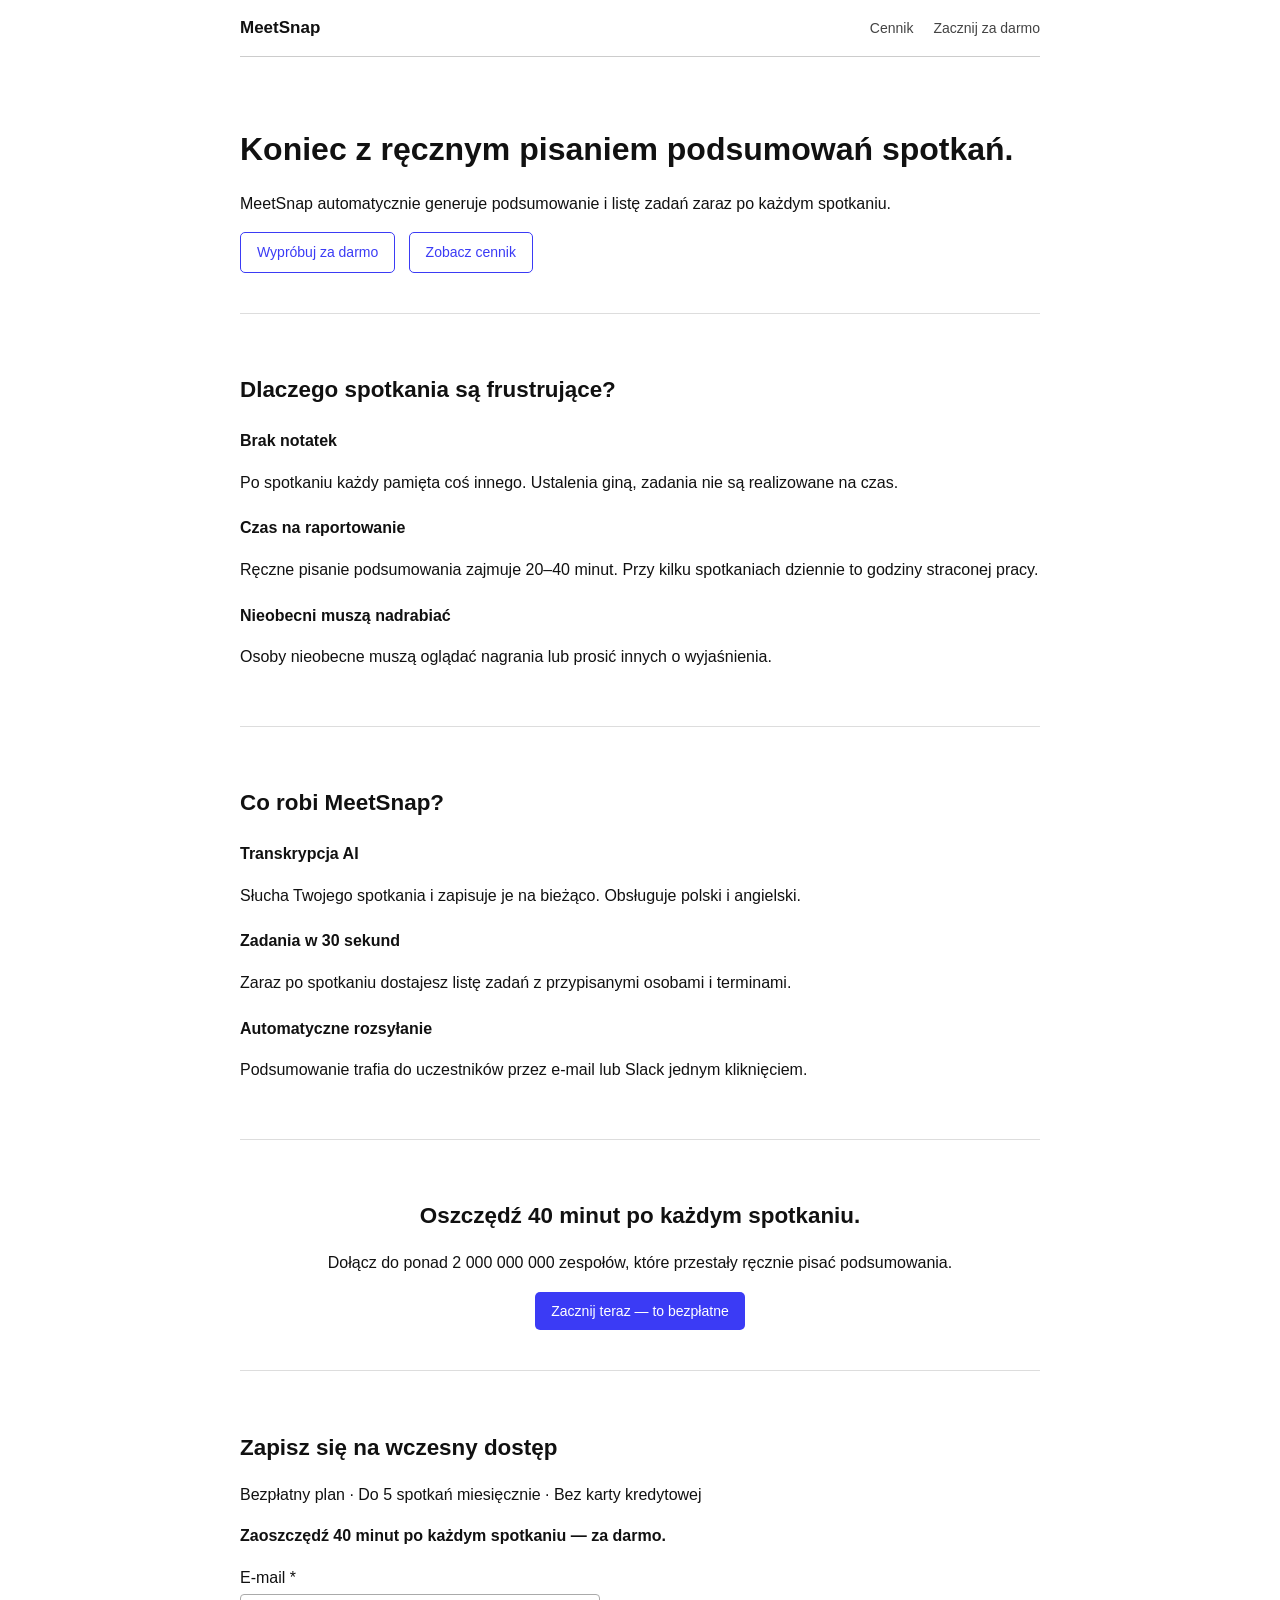
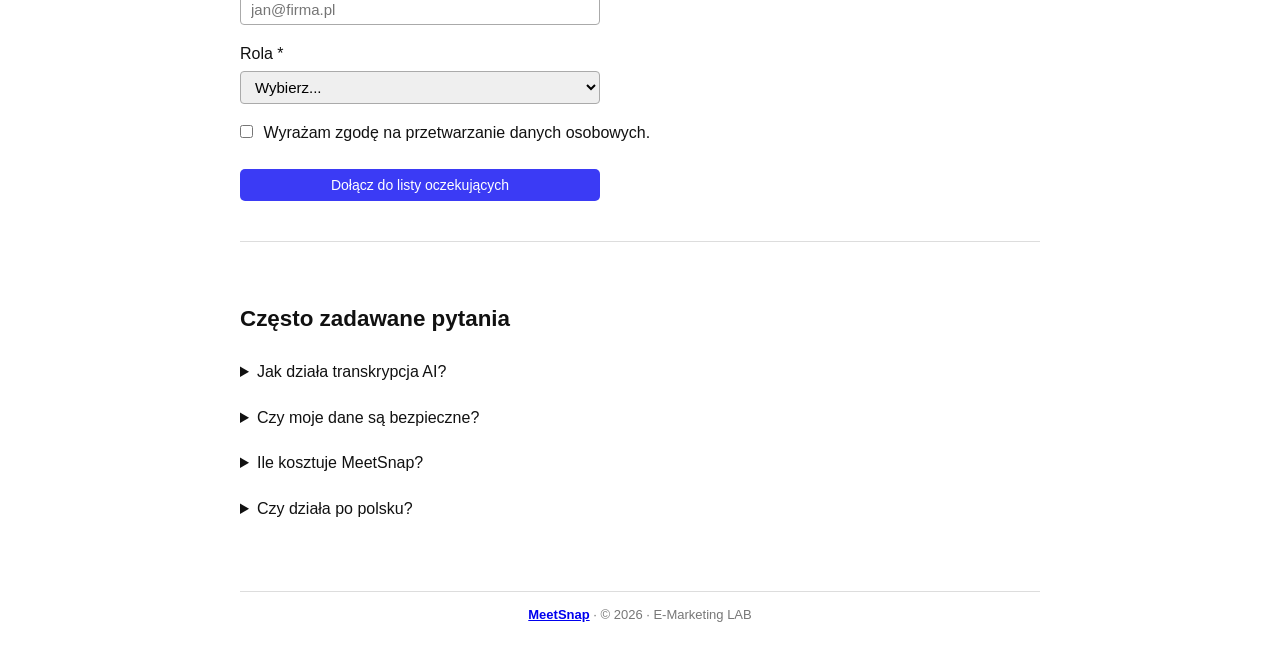
<file: index.html>
<!DOCTYPE html>
<html lang="pl">
<head>
  <meta charset="UTF-8" />
  <meta name="viewport" content="width=device-width, initial-scale=1.0" />
  <title>MeetSnap</title>
  <link rel="stylesheet" href="style.css" />
  <!-- Google Tag Manager -->
  <script>(function(w,d,s,l,i){w[l]=w[l]||[];w[l].push({'gtm.start':
  new Date().getTime(),event:'gtm.js'});var f=d.getElementsByTagName(s)[0],
  j=d.createElement(s),dl=l!='dataLayer'?'&l='+l:'';j.async=true;j.src=
  'https://www.googletagmanager.com/gtm.js?id='+i+dl;f.parentNode.insertBefore(j,f);
  })(window,document,'script','dataLayer','GTM-NNZNWDZD');</script>
  <!-- End Google Tag Manager -->
</head>

<!-- Google tag (gtag.js) -->
<script async src="https://www.googletagmanager.com/gtag/js?id=G-V5626B443S"></script>
<script>
  window.dataLayer = window.dataLayer || [];
  function gtag(){dataLayer.push(arguments);}
  gtag('js', new Date());
  gtag('config', 'G-V5626B443S');
</script>

<body>
  <!-- Google Tag Manager (noscript) -->
  <noscript><iframe src="https://www.googletagmanager.com/ns.html?id=GTM-NNZNWDZD"
  height="0" width="0" style="display:none;visibility:hidden"></iframe></noscript>
  <!-- End Google Tag Manager (noscript) -->

  <header>
    <a href="index.html"><strong>MeetSnap</strong></a>
    <nav>
      <a href="pricing.html" id="nav-pricing">Cennik</a>
      <a href="#signup">Zacznij za darmo</a>
    </nav>
  </header>

  <main>
    <section id="hero">
      <h1>Koniec z ręcznym pisaniem podsumowań spotkań.</h1>
      <p>MeetSnap automatycznie generuje podsumowanie i listę zadań zaraz po każdym spotkaniu.</p>
      <a href="#signup" class="button btn-outline" id="cta-main">Wypróbuj za darmo</a>
      &nbsp;
      <a href="pricing.html" class="button btn-outline">Zobacz cennik</a>
    </section>

    <hr>

    <section id="problem">
      <h2>Dlaczego spotkania są frustrujące?</h2>
      <h3>Brak notatek</h3>
      <p>Po spotkaniu każdy pamięta coś innego. Ustalenia giną, zadania nie są realizowane na czas.</p>
      <h3>Czas na raportowanie</h3>
      <p>Ręczne pisanie podsumowania zajmuje 20–40 minut. Przy kilku spotkaniach dziennie to godziny straconej pracy.</p>
      <h3>Nieobecni muszą nadrabiać</h3>
      <p>Osoby nieobecne muszą oglądać nagrania lub prosić innych o wyjaśnienia.</p>
    </section>

    <hr>

    <section id="features">
      <h2>Co robi MeetSnap?</h2>
      <h3>Transkrypcja AI</h3>
      <p>Słucha Twojego spotkania i zapisuje je na bieżąco. Obsługuje polski i angielski.</p>
      <h3>Zadania w 30 sekund</h3>
      <p>Zaraz po spotkaniu dostajesz listę zadań z przypisanymi osobami i terminami.</p>
      <h3>Automatyczne rozsyłanie</h3>
      <p>Podsumowanie trafia do uczestników przez e-mail lub Slack jednym kliknięciem.</p>
    </section>

    <hr>

    <section id="cta-section" class="cta-section">
      <h2>Oszczędź 40 minut po każdym spotkaniu.</h2>
      <p>Dołącz do ponad 2 000 000 000 zespołów, które przestały ręcznie pisać podsumowania.</p>
      <a href="#signup" class="button" id="cta-secondary">Zacznij teraz — to bezpłatne</a>
    </section>

    <hr>

    <section id="signup">
      <h2>Zapisz się na wczesny dostęp</h2>
      <p>Bezpłatny plan · Do 5 spotkań miesięcznie · Bez karty kredytowej</p>

      <!-- Wariant B: przypomnienie wartości — domyślnie ukryte, pokazywane przez script.js -->
      <p id="ab-reminder" style="display:none; font-weight:bold; margin-bottom:1rem;">
        Zaoszczędź 40 minut po każdym spotkaniu — za darmo.
      </p>

      <form id="signup-form">
        <p>
          <label for="email">E-mail *</label><br>
          <input type="email" id="email" name="email" placeholder="jan@firma.pl" required />
        </p>
        <p>
          <label for="role">Rola *</label><br>
          <select id="role" name="role" required>
            <option value="" disabled selected>Wybierz...</option>
            <option value="Developer">Deweloper</option>
            <option value="Project Manager">Project Manager</option>
            <option value="HR Specialist">Pracownik HR</option>
            <option value="Executive">Szef</option>
          </select>
        </p>

        <!-- Wariant A: widoczne; Wariant B: ukrywane przez script.js -->
        <p id="goal-field">
          <label for="goal">Cel (opcjonalnie)</label><br>
          <input type="text" id="goal" name="goal" placeholder="np. automatyzacja podsumowań..." />
        </p>

        <p>
          <input type="checkbox" id="consent" name="consent" required />
          <label for="consent">Wyrażam zgodę na przetwarzanie danych osobowych.</label>
        </p>
        <button type="submit">Dołącz do listy oczekujących</button>
      </form>

      <div id="form-success" style="display:none">
        <p>✓ Zapisano! Damy Ci znać, gdy będziemy gotowi.</p>
      </div>
    </section>

    <hr>

    <section id="faq">
      <h2>Często zadawane pytania</h2>
      <details>
        <summary>Jak działa transkrypcja AI?</summary>
        <p>Dobrze.</p>
      </details>
      <details>
        <summary>Czy moje dane są bezpieczne?</summary>
        <p>Tak.</p>
      </details>
      <details>
        <summary>Ile kosztuje MeetSnap?</summary>
        <p>Wystarczająco. <a href="pricing.html">Zobacz cennik →</a></p>
      </details>
      <details>
        <summary>Czy działa po polsku?</summary>
        <p>Działa.</p>
      </details>
    </section>
  </main>

  <footer>
    <hr>
    <p><a href="index.html"><strong>MeetSnap</strong></a> · © 2026 · E-Marketing LAB</p>
  </footer>

  <script src="script.js"></script>
</body>
</html>
</file>
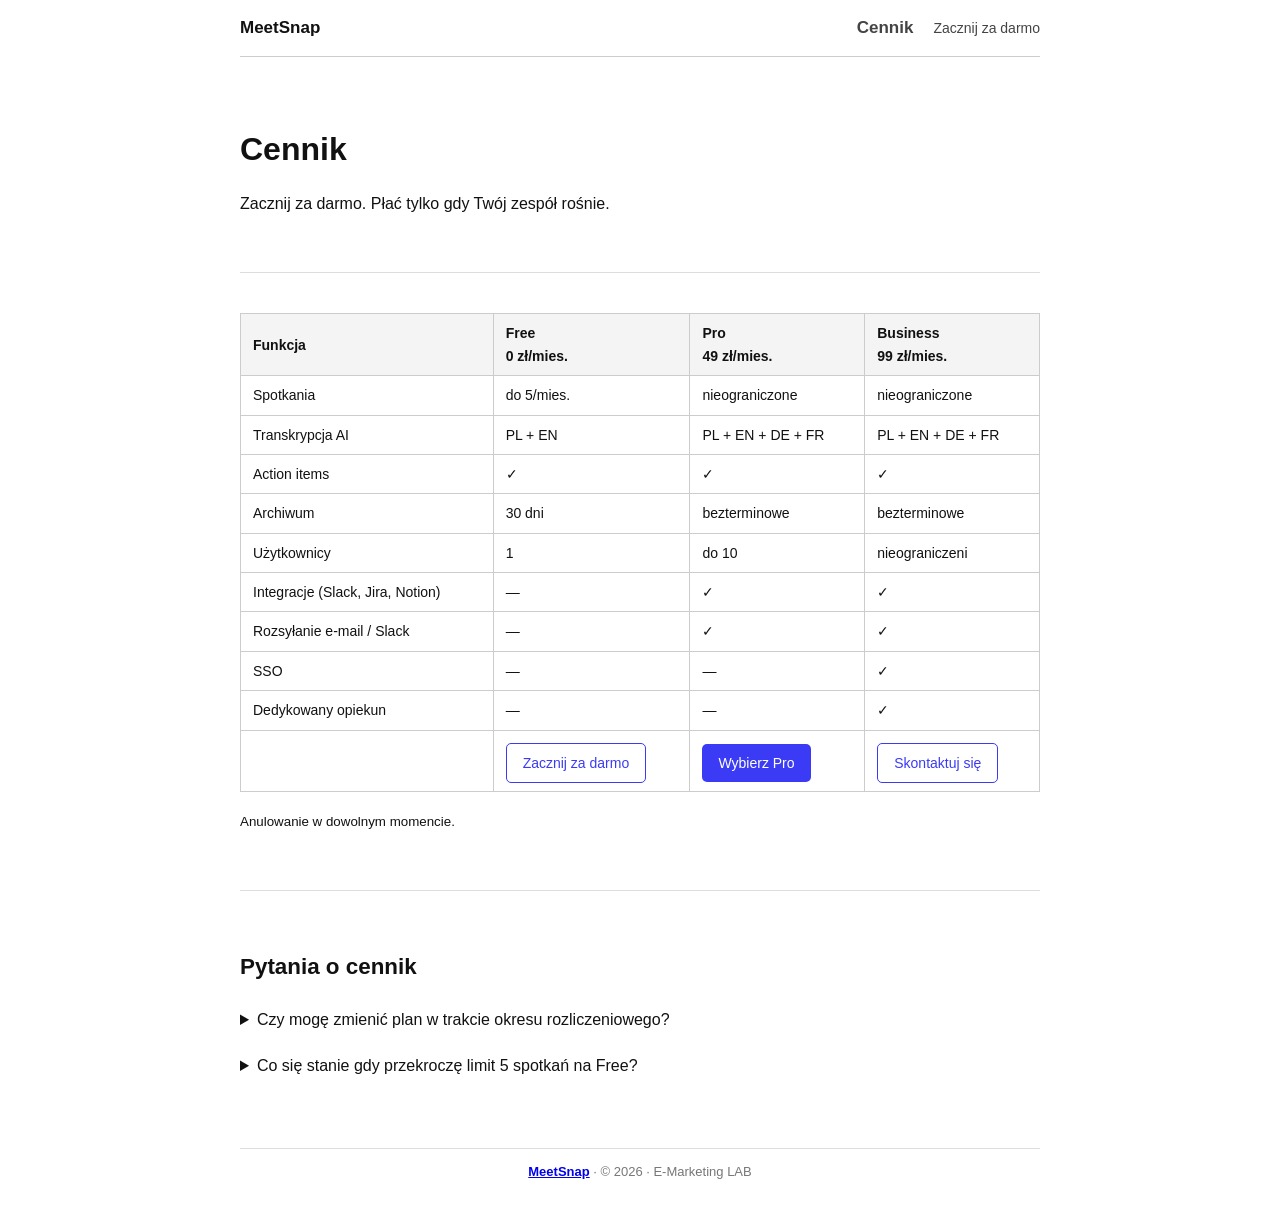
<file: pricing.html>
<!DOCTYPE html>
<html lang="pl">
<head>
  <meta charset="UTF-8" />
  <meta name="viewport" content="width=device-width, initial-scale=1.0" />
  <title>Cennik — MeetSnap</title>
  <link rel="stylesheet" href="style.css" />
  
  <!-- Google Tag Manager -->
  <script>(function(w,d,s,l,i){w[l]=w[l]||[];w[l].push({'gtm.start':
  new Date().getTime(),event:'gtm.js'});var f=d.getElementsByTagName(s)[0],
  j=d.createElement(s),dl=l!='dataLayer'?'&l='+l:'';j.async=true;j.src=
  'https://www.googletagmanager.com/gtm.js?id='+i+dl;f.parentNode.insertBefore(j,f);
  })(window,document,'script','dataLayer','GTM-NNZNWDZD');</script>
  <!-- End Google Tag Manager -->
</head>

<!-- Google tag (gtag.js) -->
<script async src="https://www.googletagmanager.com/gtag/js?id=G-V5626B443S"></script>
<script>
  window.dataLayer = window.dataLayer || [];
  function gtag(){dataLayer.push(arguments);}
  gtag('js', new Date());

  gtag('config', 'G-V5626B443S');
</script>

<body>
  <!-- Google Tag Manager (noscript) -->
  <noscript><iframe src="https://www.googletagmanager.com/ns.html?id=GTM-NNZNWDZD"
  height="0" width="0" style="display:none;visibility:hidden"></iframe></noscript>
  <!-- End Google Tag Manager (noscript) -->

  <header>
    <a href="index.html"><strong>MeetSnap</strong></a>
    <nav>
      <a href="pricing.html" id="nav-pricing"><strong>Cennik</strong></a>
      <a href="index.html#signup">Zacznij za darmo</a>
    </nav>
  </header>

  <main>

    <section>
      <h1>Cennik</h1>
      <p>Zacznij za darmo. Płać tylko gdy Twój zespół rośnie.</p>
    </section>

    <hr>

    <section id="pricing">
      <table>
        <thead>
          <tr>
            <th>Funkcja</th>
            <th>Free<br><strong>0 zł/mies.</strong></th>
            <th>Pro<br><strong>49 zł/mies.</strong></th>
            <th>Business<br><strong>99 zł/mies.</strong></th>
          </tr>
        </thead>
        <tbody>
          <tr><td>Spotkania</td><td>do 5/mies.</td><td>nieograniczone</td><td>nieograniczone</td></tr>
          <tr><td>Transkrypcja AI</td><td>PL + EN</td><td>PL + EN + DE + FR</td><td>PL + EN + DE + FR</td></tr>
          <tr><td>Action items</td><td>✓</td><td>✓</td><td>✓</td></tr>
          <tr><td>Archiwum</td><td>30 dni</td><td>bezterminowe</td><td>bezterminowe</td></tr>
          <tr><td>Użytkownicy</td><td>1</td><td>do 10</td><td>nieograniczeni</td></tr>
          <tr><td>Integracje (Slack, Jira, Notion)</td><td>—</td><td>✓</td><td>✓</td></tr>
          <tr><td>Rozsyłanie e-mail / Slack</td><td>—</td><td>✓</td><td>✓</td></tr>
          <tr><td>SSO</td><td>—</td><td>—</td><td>✓</td></tr>
          <tr><td>Dedykowany opiekun</td><td>—</td><td>—</td><td>✓</td></tr>
        </tbody>
        <tfoot>
          <tr>
            <td></td>
            <td><a href="index.html#signup" class="button btn-outline">Zacznij za darmo</a></td>
            <td><a href="index.html#signup" class="button">Wybierz Pro</a></td>
            <td><a href="index.html#signup" class="button btn-outline">Skontaktuj się</a></td>
          </tr>
        </tfoot>
      </table>
      <p><small>Anulowanie w dowolnym momencie.</small></p>
    </section>

    <hr>

    <section id="faq">
      <h2>Pytania o cennik</h2>
      <details>
        <summary>Czy mogę zmienić plan w trakcie okresu rozliczeniowego?</summary>
        <p>Możesz.</p>
      </details>
      <details>
        <summary>Co się stanie gdy przekroczę limit 5 spotkań na Free?</summary>
        <p>Zostaniesz poinformowany e-mailem. Możesz przejść na Pro lub poczekać do następnego miesiąca. Brak ukrytych opłat.</p>
      </details>
    </section>

  </main>

  <footer>
    <hr>
    <p><a href="index.html"><strong>MeetSnap</strong></a> · © 2026 · E-Marketing LAB</p>
  </footer>

  <script src="script.js"></script>
</body>
</html>
</file>
<file: style.css>
body {
  font-family: sans-serif;
  font-size: 16px;
  line-height: 1.6;
  color: #111;
  max-width: 800px;
  margin: 0 auto;
  padding: 0 16px;
}

/* HEADER / NAV */
header {
  display: flex;
  align-items: center;
  justify-content: space-between;
  padding: 0 0;
  height: 56px;
  border-bottom: 1px solid #ccc;
  position: sticky;
  top: 0;
  background: #fff;
}

header a { text-decoration: none; color: #111; }
header strong { font-size: 17px; }

header nav { display: flex; align-items: center; gap: 20px; }
header nav a { font-size: 14px; color: #444; text-decoration: none; }
header nav a:hover { color: #111; }
header nav a.button { color: #fff; }

/* BUTTONS */
.button {
  display: inline-block;
  background: #3b3bf5;
  color: #fff;
  font-family: sans-serif;
  font-size: 14px;
  font-weight: 500;
  padding: 8px 16px;
  border-radius: 5px;
  border: none;
  cursor: pointer;
  text-decoration: none;
}
.button:hover { background: #2a2adb; color: #fff; text-decoration: none; }

.btn-outline {
  background: #fff;
  color: #3b3bf5;
  border: 1px solid #3b3bf5;
}
.btn-outline:hover { background: #f0f0ff; color: #3b3bf5; }

/* FORM BUTTON */
button[type="submit"] {
  display: inline-block;
  background: #3b3bf5;
  color: #fff;
  font-family: sans-serif;
  font-size: 14px;
  font-weight: 500;
  padding: 8px 16px;
  border-radius: 5px;
  border: none;
  cursor: pointer;
  width: 100%;
  max-width: 360px;
  margin-top: 8px;
}
button[type="submit"]:hover { background: #2a2adb; }

section { padding: 40px 0; }

/* CTA SECTION */
.cta-section { text-align: center; }

h1 { font-size: 2rem; margin-bottom: 12px; }
h2 { font-size: 1.4rem; margin-bottom: 16px; }
h3 { font-size: 1rem; margin-top: 20px; margin-bottom: 4px; }

input[type="email"],
input[type="text"],
select {
  font-family: sans-serif;
  font-size: 15px;
  padding: 6px 10px;
  border: 1px solid #aaa;
  border-radius: 4px;
  width: 100%;
  max-width: 360px;
  margin-top: 4px;
  box-sizing: border-box;
}

input[type="checkbox"] { width: auto; margin: 0 6px 0 0; }

table { border-collapse: collapse; width: 100%; margin-bottom: 12px; }
th, td { border: 1px solid #ccc; padding: 8px 12px; text-align: left; font-size: 14px; }
th { background: #f4f4f4; }
tfoot td { padding-top: 12px; }

details { margin-bottom: 8px; }
details summary { cursor: pointer; font-weight: 500; padding: 6px 0; }
details p { margin: 6px 0 10px 16px; color: #444; }

footer { font-size: 13px; color: #777; padding: 16px 0 24px; text-align: center; }

hr { border: none; border-top: 1px solid #ddd; margin: 0; }
</file>
